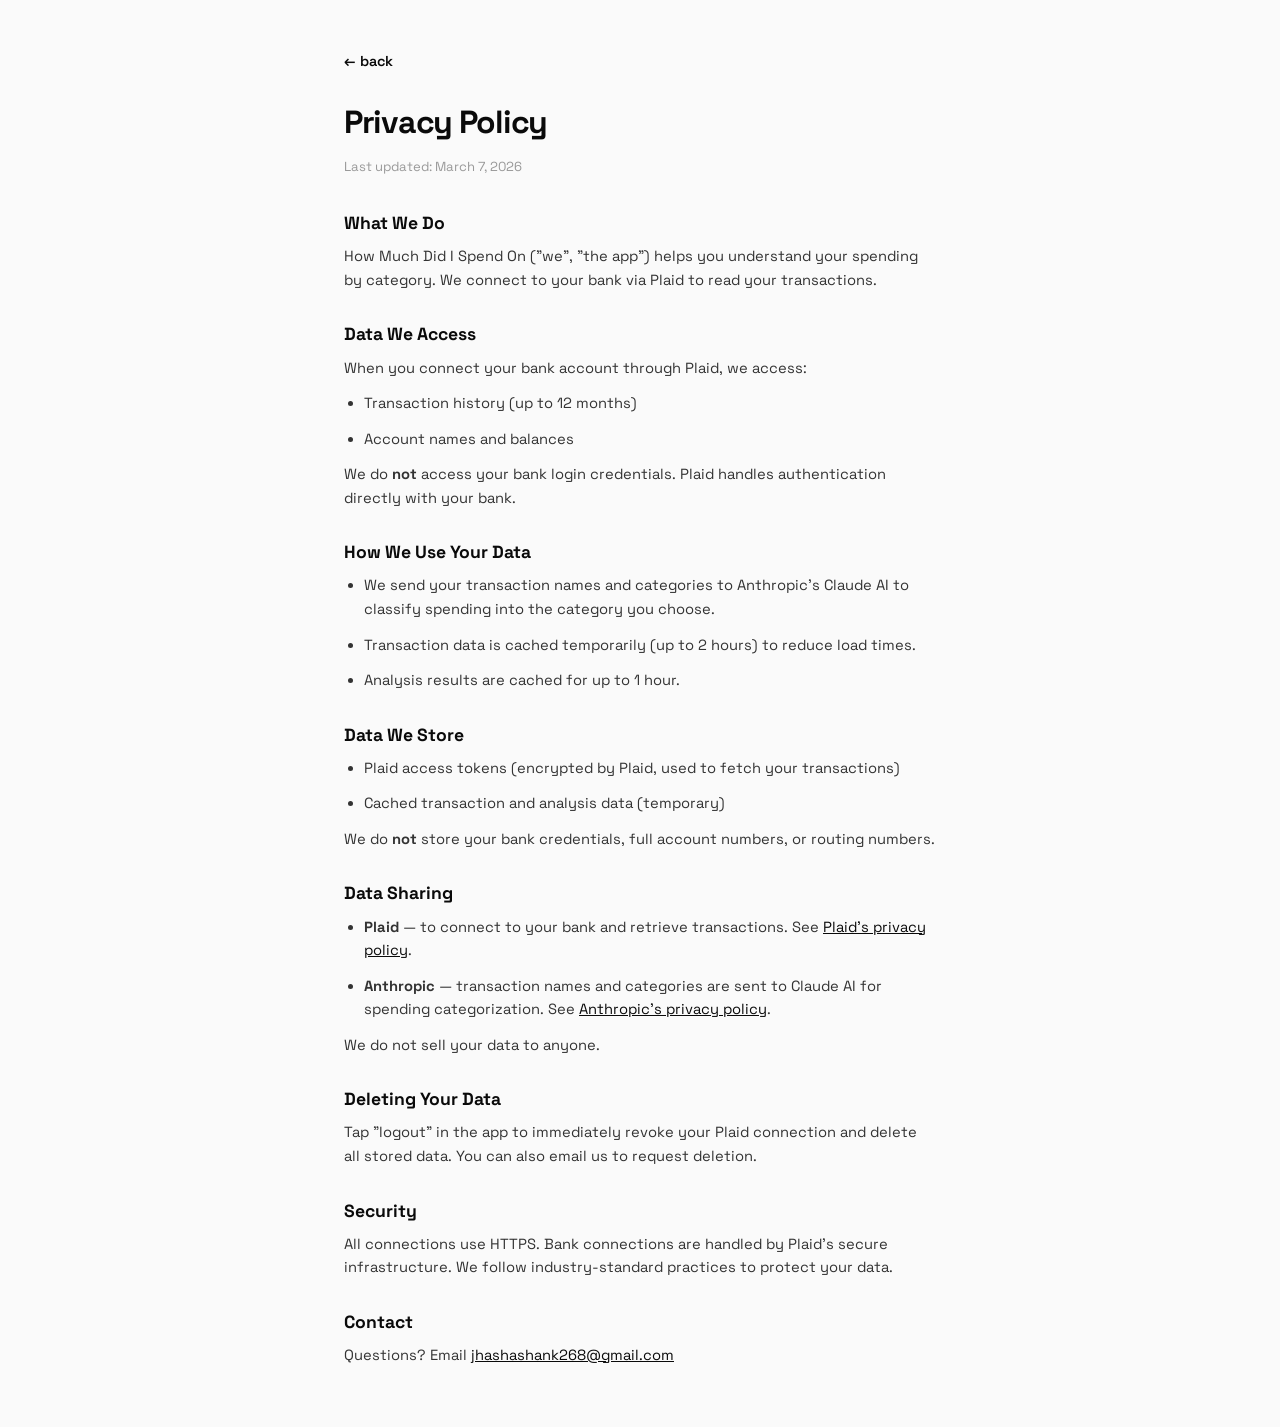
<file: templates/privacy.html>
<!DOCTYPE html>
<html lang="en">
<head>
    <meta charset="UTF-8">
    <meta name="viewport" content="width=device-width, initial-scale=1.0">
    <title>Privacy Policy - How Much Did I Spend</title>
    <link rel="preconnect" href="https://fonts.googleapis.com">
    <link rel="preconnect" href="https://fonts.gstatic.com" crossorigin>
    <link href="https://fonts.googleapis.com/css2?family=Space+Grotesk:wght@400;500;600;700&display=swap" rel="stylesheet">
    <style>
        *, *::before, *::after { margin: 0; padding: 0; box-sizing: border-box; }
        body {
            font-family: 'Space Grotesk', -apple-system, sans-serif;
            background: #FAFAFA; color: #0A0A0A;
            line-height: 1.6; padding: 48px 24px;
            max-width: 640px; margin: 0 auto;
        }
        h1 { font-size: 2rem; font-weight: 700; letter-spacing: -0.04em; margin-bottom: 8px; }
        .updated { font-size: 0.82rem; color: #999; margin-bottom: 32px; }
        h2 { font-size: 1.1rem; font-weight: 700; margin: 28px 0 8px; }
        p, li { font-size: 0.92rem; color: #333; margin-bottom: 12px; }
        ul { padding-left: 20px; }
        a { color: #0A0A0A; }
        .back { display: inline-block; margin-bottom: 24px; font-weight: 600; font-size: 0.9rem; text-decoration: none; }
    </style>
</head>
<body>
    <a href="/" class="back">&larr; back</a>
    <h1>Privacy Policy</h1>
    <p class="updated">Last updated: March 7, 2026</p>

    <h2>What We Do</h2>
    <p>How Much Did I Spend On ("we", "the app") helps you understand your spending by category. We connect to your bank via Plaid to read your transactions.</p>

    <h2>Data We Access</h2>
    <p>When you connect your bank account through Plaid, we access:</p>
    <ul>
        <li>Transaction history (up to 12 months)</li>
        <li>Account names and balances</li>
    </ul>
    <p>We do <strong>not</strong> access your bank login credentials. Plaid handles authentication directly with your bank.</p>

    <h2>How We Use Your Data</h2>
    <ul>
        <li>We send your transaction names and categories to Anthropic's Claude AI to classify spending into the category you choose.</li>
        <li>Transaction data is cached temporarily (up to 2 hours) to reduce load times.</li>
        <li>Analysis results are cached for up to 1 hour.</li>
    </ul>

    <h2>Data We Store</h2>
    <ul>
        <li>Plaid access tokens (encrypted by Plaid, used to fetch your transactions)</li>
        <li>Cached transaction and analysis data (temporary)</li>
    </ul>
    <p>We do <strong>not</strong> store your bank credentials, full account numbers, or routing numbers.</p>

    <h2>Data Sharing</h2>
    <ul>
        <li><strong>Plaid</strong> — to connect to your bank and retrieve transactions. See <a href="https://plaid.com/legal/" target="_blank">Plaid's privacy policy</a>.</li>
        <li><strong>Anthropic</strong> — transaction names and categories are sent to Claude AI for spending categorization. See <a href="https://www.anthropic.com/privacy" target="_blank">Anthropic's privacy policy</a>.</li>
    </ul>
    <p>We do not sell your data to anyone.</p>

    <h2>Deleting Your Data</h2>
    <p>Tap "logout" in the app to immediately revoke your Plaid connection and delete all stored data. You can also email us to request deletion.</p>

    <h2>Security</h2>
    <p>All connections use HTTPS. Bank connections are handled by Plaid's secure infrastructure. We follow industry-standard practices to protect your data.</p>

    <h2>Contact</h2>
    <p>Questions? Email <a href="mailto:jhashashank268@gmail.com">jhashashank268@gmail.com</a></p>
</body>
</html>
</file>
